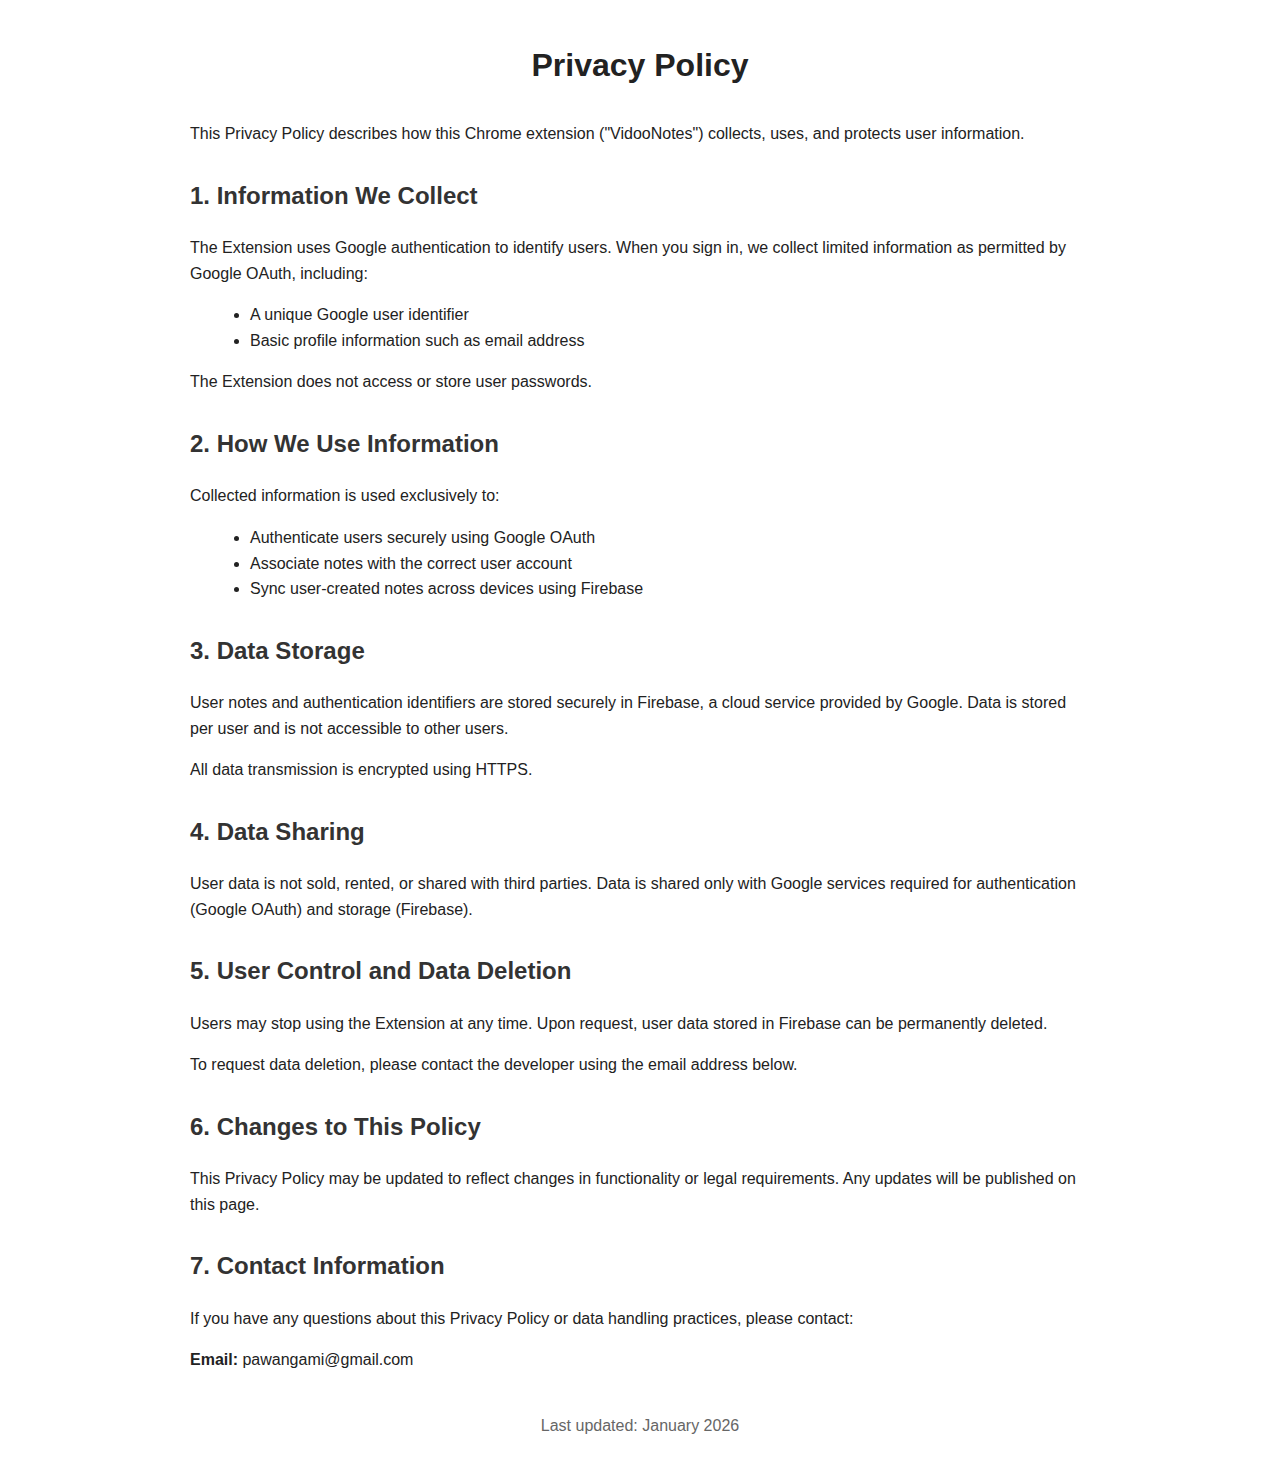
<file: privacy.html>
<!DOCTYPE html>
<html lang="en">

<head>
    <meta charset="UTF-8" />
    <meta name="viewport" content="width=device-width, initial-scale=1.0" />
    <title>Privacy Policy</title>
    <style>
        body {
            font-family: Arial, Helvetica, sans-serif;
            line-height: 1.6;
            max-width: 900px;
            margin: 40px auto;
            padding: 0 20px;
            color: #222;
        }

        h1 {
            text-align: center;
            margin-bottom: 30px;
        }

        h2 {
            margin-top: 30px;
            color: #333;
        }

        p,
        li {
            font-size: 16px;
        }

        ul {
            margin-left: 20px;
        }

        footer {
            margin-top: 40px;
            font-size: 14px;
            color: #666;
            text-align: center;
        }
    </style>
</head>

<body>

    <h1>Privacy Policy</h1>

    <p>
        This Privacy Policy describes how this Chrome extension ("VidooNotes")
        collects, uses, and protects user information.
    </p>

    <h2>1. Information We Collect</h2>
    <p>
        The Extension uses Google authentication to identify users. When you sign in,
        we collect limited information as permitted by Google OAuth, including:
    </p>
    <ul>
        <li>A unique Google user identifier</li>
        <li>Basic profile information such as email address</li>
    </ul>
    <p>
        The Extension does not access or store user passwords.
    </p>

    <h2>2. How We Use Information</h2>
    <p>
        Collected information is used exclusively to:
    </p>
    <ul>
        <li>Authenticate users securely using Google OAuth</li>
        <li>Associate notes with the correct user account</li>
        <li>Sync user-created notes across devices using Firebase</li>
    </ul>

    <h2>3. Data Storage</h2>
    <p>
        User notes and authentication identifiers are stored securely in Firebase,
        a cloud service provided by Google. Data is stored per user and is not
        accessible to other users.
    </p>
    <p>
        All data transmission is encrypted using HTTPS.
    </p>

    <h2>4. Data Sharing</h2>
    <p>
        User data is not sold, rented, or shared with third parties. Data is shared
        only with Google services required for authentication (Google OAuth) and
        storage (Firebase).
    </p>

    <h2>5. User Control and Data Deletion</h2>
    <p>
        Users may stop using the Extension at any time. Upon request, user data
        stored in Firebase can be permanently deleted.
    </p>
    <p>
        To request data deletion, please contact the developer using the email
        address below.
    </p>

    <h2>6. Changes to This Policy</h2>
    <p>
        This Privacy Policy may be updated to reflect changes in functionality or
        legal requirements. Any updates will be published on this page.
    </p>

    <h2>7. Contact Information</h2>
    <p>
        If you have any questions about this Privacy Policy or data handling
        practices, please contact:
    </p>
    <p>
        <strong>Email:</strong> pawangami@gmail.com
    </p>

    <footer>
        <p>Last updated: January 2026</p>
    </footer>

</body>

</html>
</file>
